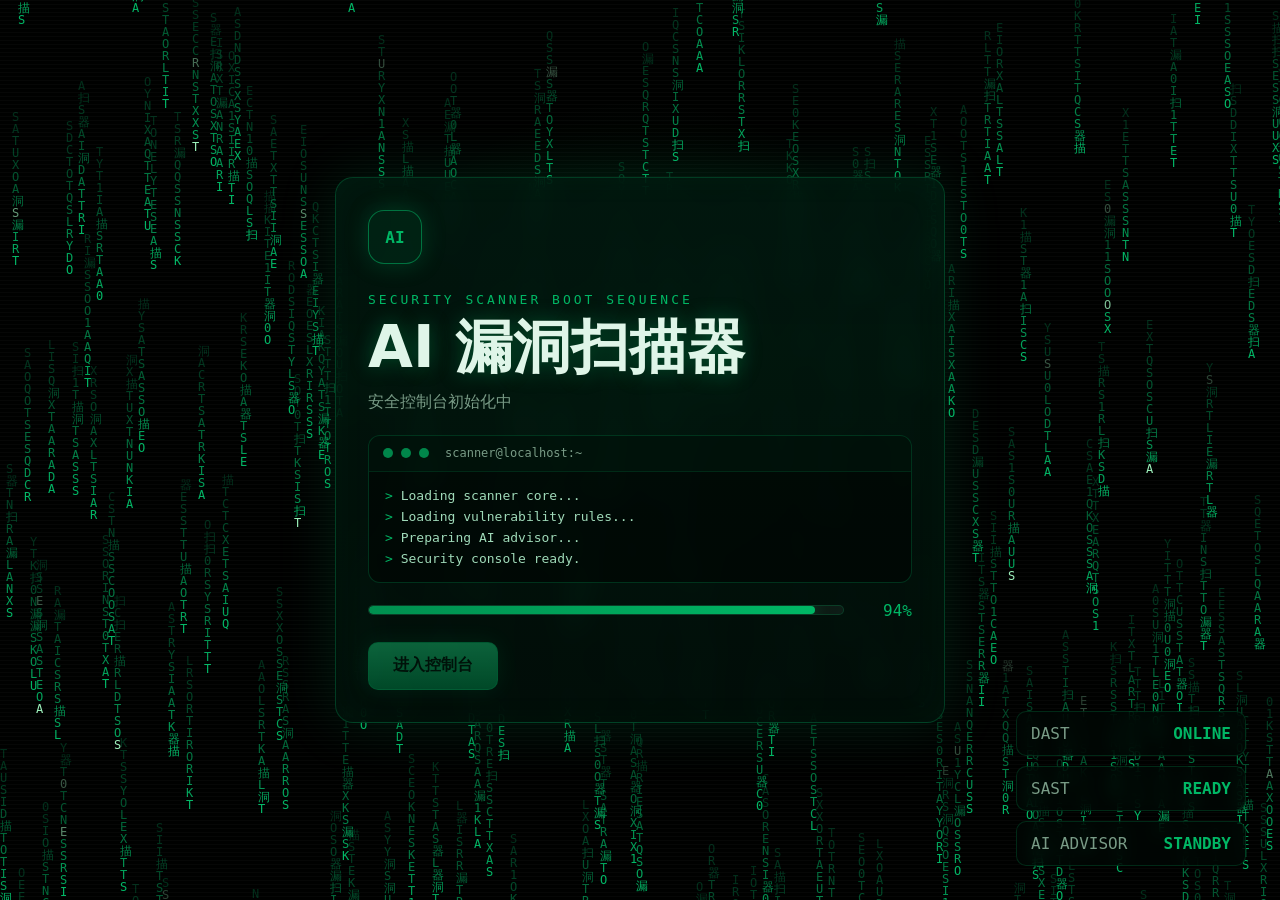
<file: frontend/welcome.html>
<!doctype html>
<html lang="zh-CN">
  <head>
    <meta charset="UTF-8" />
    <meta name="viewport" content="width=device-width, initial-scale=1.0" />
    <title>AI 漏洞扫描器 - 初始化</title>
    <link rel="stylesheet" href="./welcome.css" />
  </head>
  <body>
    <canvas id="matrixCanvas" aria-hidden="true"></canvas>
    <div class="noise-layer" aria-hidden="true"></div>

    <main class="boot-shell">
      <section class="boot-panel">
        <div class="brand-mark">AI</div>
        <p class="eyebrow">SECURITY SCANNER BOOT SEQUENCE</p>
        <h1>AI 漏洞扫描器</h1>
        <p class="subtitle">安全控制台初始化中</p>

        <div class="terminal">
          <div class="terminal-bar">
            <span></span>
            <span></span>
            <span></span>
            <strong>scanner@localhost:~</strong>
          </div>
          <div class="terminal-lines" id="terminalLines"></div>
        </div>

        <div class="boot-progress" aria-label="系统初始化进度">
          <div class="progress-track">
            <i id="progressBar"></i>
          </div>
          <span id="progressLabel">0%</span>
        </div>

        <div class="boot-actions">
          <a class="enter-button disabled" id="enterButton" href="./index.html" aria-disabled="true">
            进入控制台
          </a>
        </div>
      </section>

      <aside class="status-stack">
        <div>
          <span>DAST</span>
          <strong>ONLINE</strong>
        </div>
        <div>
          <span>SAST</span>
          <strong>READY</strong>
        </div>
        <div>
          <span>AI ADVISOR</span>
          <strong>STANDBY</strong>
        </div>
      </aside>
    </main>

    <script src="./welcome.js"></script>
  </body>
</html>
</file>
<file: frontend/welcome.css>
:root {
  --bg: #020604;
  --green: #00b765;
  --green-soft: rgba(0, 183, 101, 0.18);
  --green-dim: #3f9468;
  --text: #dff5e8;
  --muted: #789b86;
  --panel: rgba(2, 12, 8, 0.78);
  --border: rgba(0, 183, 101, 0.28);
  font-family:
    "JetBrains Mono", "Cascadia Mono", Consolas, "Microsoft YaHei", monospace;
  color-scheme: dark;
}

* {
  box-sizing: border-box;
}

body {
  min-height: 100vh;
  margin: 0;
  overflow: hidden;
  color: var(--text);
  background: var(--bg);
}

#matrixCanvas,
.noise-layer {
  position: fixed;
  inset: 0;
}

#matrixCanvas {
  z-index: 0;
}

.noise-layer {
  pointer-events: none;
  z-index: 1;
  background:
    radial-gradient(circle at 50% 42%, rgba(0, 183, 101, 0.11), transparent 34%),
    linear-gradient(rgba(255, 255, 255, 0.022) 1px, transparent 1px);
  background-size: auto, 100% 4px;
  mix-blend-mode: screen;
}

.boot-shell {
  position: relative;
  z-index: 2;
  display: grid;
  min-height: 100vh;
  place-items: center;
  padding: 40px;
}

.boot-panel {
  width: min(610px, 92vw);
  padding: 32px;
  border: 1px solid var(--border);
  border-radius: 18px;
  background:
    linear-gradient(180deg, rgba(0, 183, 101, 0.07), rgba(0, 183, 101, 0.018)),
    var(--panel);
  box-shadow:
    0 0 58px rgba(0, 183, 101, 0.16),
    inset 0 0 36px rgba(0, 183, 101, 0.045);
  backdrop-filter: blur(12px);
}

.brand-mark {
  display: grid;
  width: 54px;
  height: 54px;
  place-items: center;
  border: 1px solid rgba(0, 183, 101, 0.55);
  border-radius: 16px;
  color: var(--green);
  font-weight: 900;
  background: rgba(0, 183, 101, 0.08);
  box-shadow: 0 0 24px rgba(0, 183, 101, 0.24);
}

.eyebrow {
  margin: 28px 0 10px;
  color: var(--green);
  font-size: 13px;
  letter-spacing: 3px;
}

h1 {
  margin: 0;
  font-family: "Microsoft YaHei", "PingFang SC", system-ui, sans-serif;
  font-size: clamp(38px, 6vw, 58px);
  line-height: 1.05;
  text-shadow: 0 0 20px rgba(0, 183, 101, 0.36);
}

.subtitle {
  margin: 14px 0 22px;
  color: var(--muted);
  font-size: 16px;
}

.terminal {
  overflow: hidden;
  border: 1px solid rgba(0, 183, 101, 0.24);
  border-radius: 12px;
  background: rgba(0, 0, 0, 0.46);
}

.terminal-bar {
  display: flex;
  align-items: center;
  height: 36px;
  padding: 0 14px;
  gap: 8px;
  border-bottom: 1px solid rgba(0, 183, 101, 0.14);
  color: var(--muted);
  background: rgba(0, 183, 101, 0.04);
}

.terminal-bar span {
  width: 10px;
  height: 10px;
  border-radius: 999px;
  background: var(--green);
  opacity: 0.7;
}

.terminal-bar strong {
  margin-left: 8px;
  font-size: 12px;
  font-weight: 500;
}

.terminal-lines {
  display: grid;
  min-height: 104px;
  align-content: start;
  gap: 6px;
  padding: 16px;
  color: #9fdab9;
  font-size: 13px;
}

.terminal-line {
  opacity: 0;
  transform: translateY(5px);
  animation: lineIn 0.25s ease forwards;
}

.terminal-line::before {
  color: var(--green);
  content: "> ";
}

@keyframes lineIn {
  to {
    opacity: 1;
    transform: translateY(0);
  }
}

.boot-progress {
  display: grid;
  grid-template-columns: 1fr 54px;
  align-items: center;
  gap: 14px;
  margin-top: 18px;
}

.progress-track {
  height: 10px;
  overflow: hidden;
  border: 1px solid rgba(0, 183, 101, 0.22);
  border-radius: 999px;
  background: rgba(255, 255, 255, 0.05);
}

.progress-track i {
  display: block;
  width: 0%;
  height: 100%;
  border-radius: inherit;
  background: linear-gradient(90deg, #008f4f, #00b765);
  box-shadow: 0 0 16px rgba(0, 183, 101, 0.42);
  transition: width 0.35s ease;
}

.progress-track i.complete {
  width: 100% !important;
}

#progressLabel {
  color: var(--green);
  text-align: right;
}

.boot-actions {
  display: flex;
  align-items: center;
  gap: 14px;
  margin-top: 22px;
}

.enter-button,
.ghost-button {
  display: inline-flex;
  align-items: center;
  justify-content: center;
  min-height: 48px;
  padding: 0 24px;
  border-radius: 10px;
  font-weight: 800;
  text-decoration: none;
  cursor: pointer;
}

.enter-button {
  color: #00170c;
  border: 1px solid rgba(0, 183, 101, 0.8);
  background: linear-gradient(180deg, #19c878, #008f4f);
  box-shadow: 0 0 22px rgba(0, 183, 101, 0.24);
}

.enter-button.disabled {
  pointer-events: none;
  opacity: 0.45;
}

.ghost-button {
  color: var(--green);
  border: 1px solid rgba(0, 183, 101, 0.26);
  background: rgba(0, 183, 101, 0.06);
}

.status-stack {
  position: fixed;
  right: 34px;
  bottom: 34px;
  display: grid;
  gap: 10px;
  z-index: 2;
}

.status-stack div {
  display: flex;
  justify-content: space-between;
  width: 230px;
  padding: 12px 14px;
  border: 1px solid rgba(0, 183, 101, 0.2);
  border-radius: 10px;
  background: rgba(0, 8, 5, 0.68);
  backdrop-filter: blur(8px);
}

.status-stack span {
  color: var(--muted);
}

.status-stack strong {
  color: var(--green);
}

@media (max-width: 760px) {
  body {
    overflow: auto;
  }

  .boot-shell {
    padding: 20px;
  }

  .boot-panel {
    padding: 28px;
  }

  .status-stack {
    position: relative;
    right: auto;
    bottom: auto;
    margin-top: 24px;
  }
}
</file>
